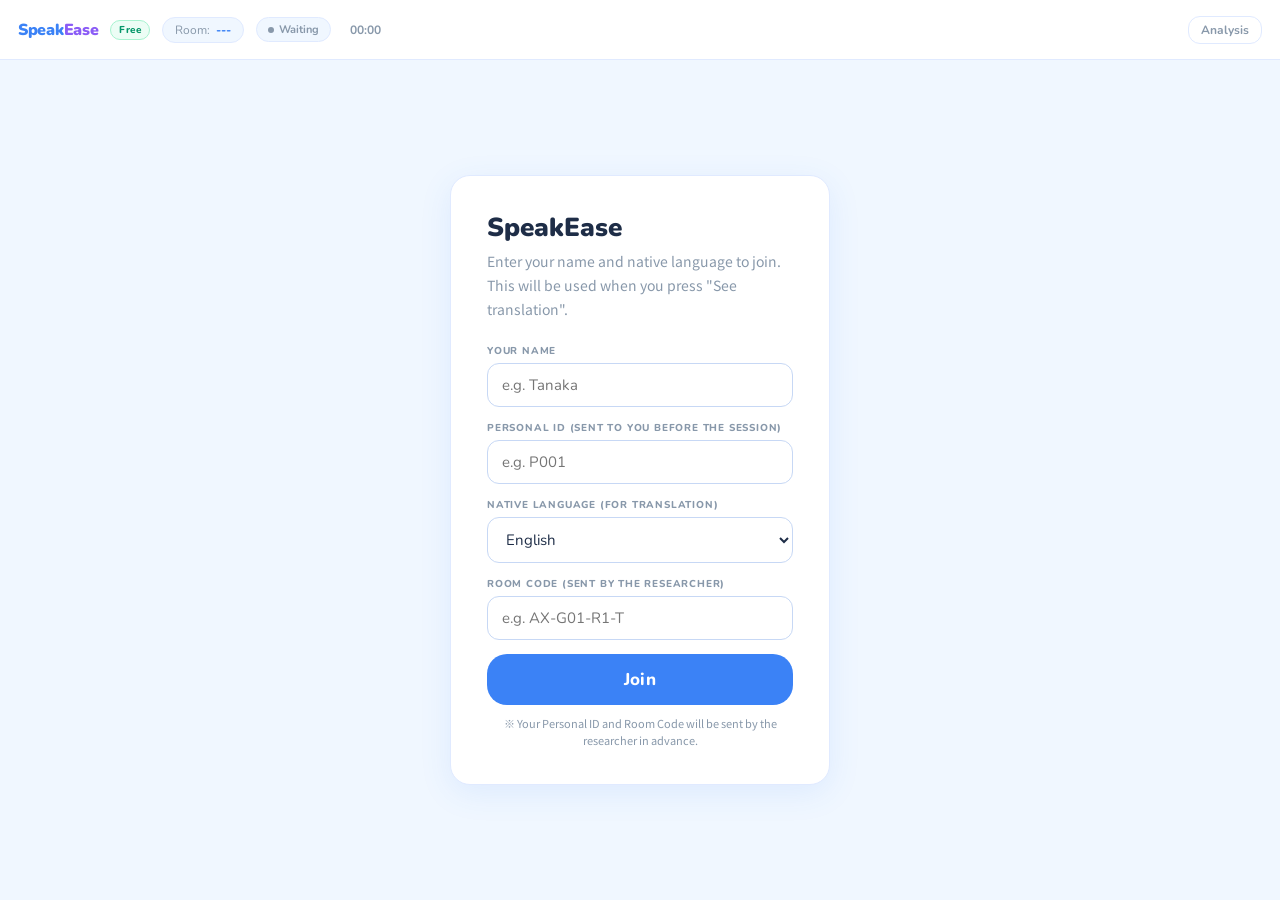
<file: index.html>
<!DOCTYPE html>
<html lang="en">
<head>
<meta charset="UTF-8">
<meta name="viewport" content="width=device-width, initial-scale=1.0">
<title>SpeakEase</title>
<link href="https://fonts.googleapis.com/css2?family=Nunito:wght@400;500;600;700;800;900&family=Noto+Sans+JP:wght@400;500;700&display=swap" rel="stylesheet">
<link rel="stylesheet" href="style.css">
</head>
<body>
<div class="app" id="app">

  <!-- トップバー -->
  <div class="topbar">
    <div class="logo">Speak<span>Ease</span></div>
    <div style="font-size:10px;font-weight:800;padding:2px 8px;border-radius:99px;background:#ecfdf5;border:1px solid #a7f3d0;color:#059669;letter-spacing:.05em">Free</div>
    <div class="room-pill">Room: <b id="roomDisp">---</b></div>
    <div class="rec-pill off" id="recPill">
      <div class="rec-dot"></div><span id="recTxt">Waiting</span>
    </div>
    <div class="timer-disp" id="timerDisp">00:00</div>
    <div class="tsep"></div>
    <button class="dash-btn" id="dashBtn" onclick="toggleDash()">Analysis</button>
  </div>

  <!-- 参加画面（英語固定・言語選択前） -->
  <div class="join-wrap" id="joinWrap">
    <div class="join-card">
      <div class="join-title">SpeakEase</div>
      <div class="join-sub">Enter your name and native language to join.<br>This will be used when you press "See translation".</div>
      <div class="f">
        <label>Your Name</label>
        <input type="text" id="nameIn" placeholder="e.g. Tanaka">
      </div>
      <div class="f">
        <label>Personal ID (sent to you before the session)</label>
        <input type="text" id="personIdIn" placeholder="e.g. P001">
      </div>
      <div class="f">
        <label>Native Language (for translation)</label>
        <select id="langIn">
          <option value="en">English</option>
          <optgroup label="Asia">
            <option value="ja">日本語</option>
            <option value="ko">한국어</option>
            <option value="zh">中文（简体）</option>
　　　　　　　　<option value="zh-TW">中文（繁體）</option>
            <option value="ar">العربية</option>
            <option value="hi">हिन्दी</option>
            <option value="gu">ગુજરાતી</option>
　　　　　　　　<option value="ml">മലയാളം</option>
　　　　　　　　<option value="my">မြန်မာ</option>
            <option value="th">ภาษาไทย</option>
            <option value="vi">Tiếng Việt</option>
            <option value="id">Bahasa Indonesia</option>
            <option value="ms">Bahasa Melayu</option>
          </optgroup>
          <optgroup label="Europe">
            <option value="es">Español</option>
            <option value="pt">Português</option>
            <option value="fr">Français</option>
            <option value="de">Deutsch</option>
            <option value="it">Italiano</option>
            <option value="nl">Nederlands</option>
            <option value="ru">Русский</option>
            <option value="uk">Українська</option>
            <option value="pl">Polski</option>
            <option value="tr">Türkçe</option>
            <option value="el">Ελληνικά</option>
            <option value="sv">Svenska</option>
          </optgroup>
        </select>
      </div>
      <div class="f">
        <label>Room Code (sent by the researcher)</label>
        <input type="text" id="roomIn" placeholder="e.g. AX-G01-R1-T">
      </div>
      <button class="join-btn" onclick="join()">Join</button>
      <div class="join-note">※ Your Personal ID and Room Code will be sent by the researcher in advance.</div>
    </div>
  </div>

  <!-- 会議画面（参加後） -->
  <div class="meeting" id="meetingWrap" style="display:none">

    <!-- ログパネル -->
    <div class="log-panel">
      <div class="log-header">
        <div class="log-header-title" id="logHeaderTitle">TalkBoard</div>
      </div>
      <div class="log-area" id="logArea">
        <div class="log-empty" id="logEmpty">
          <div class="log-empty-icon">
            <svg viewBox="0 0 24 24" fill="none" stroke="currentColor" stroke-width="1.5" stroke-linecap="round" stroke-linejoin="round">
              <path d="M21 15a2 2 0 0 1-2 2H7l-4 4V5a2 2 0 0 1 2-2h14a2 2 0 0 1 2 2z"/>
            </svg>
          </div>
          <div class="log-empty-text" id="logEmptyText">Start speaking and it will appear here</div>
        </div>
      </div>

      <!-- GotIt!（理解度共有ボタン、誰でも押せる・双方向） -->
      <div class="understanding-row">
        <span class="understanding-lbl">GotIt?</span>
        <button class="understanding-btn" id="ubtn-happy" onclick="setUnderstanding('happy')" title="よくわかった">😊</button>
        <button class="understanding-btn" id="ubtn-neutral" onclick="setUnderstanding('neutral')" title="だいたいわかった">😐</button>
        <button class="understanding-btn" id="ubtn-confused" onclick="setUnderstanding('confused')" title="よくわからなかった">😕</button>
      </div>
      <div class="understanding-hint" id="understandingHint">Tap to share how well you're following along</div>

      <div class="controls">
        <button class="mic-btn idle" id="micBtn" onclick="toggleMic()">
          <svg viewBox="0 0 24 24" fill="none" stroke="currentColor" stroke-width="2" stroke-linecap="round" stroke-linejoin="round">
            <rect x="9" y="2" width="6" height="12" rx="3"/>
            <path d="M5 10a7 7 0 0 0 14 0"/>
            <line x1="12" y1="17" x2="12" y2="22"/>
            <line x1="8" y1="22" x2="16" y2="22"/>
          </svg>
          <div class="wf h" id="wf">
            <div class="wfb"></div><div class="wfb"></div><div class="wfb"></div>
            <div class="wfb"></div><div class="wfb"></div>
          </div>
          <span id="micLbl">ON</span>
        </button>
        <div class="ctrl-hint" id="ctrlHint">Listening... speak now</div>
        <button class="end-btn" id="endBtn" onclick="endSession()">End</button>
      </div>
    </div>

    <!-- サイドバー -->
    <div class="sidebar">
      <div class="side-sec">
        <div class="side-lbl" id="participantsLabel">Participants</div>
        <div id="pList"></div>
      </div>
      <!-- 入室後は母国語を変更できない仕様のため、選択UIは非表示（langSw自体はapp.js側の処理で使うのでDOMには残す） -->
      <div class="side-sec" style="display:none">
        <div class="side-lbl" id="langLabel">Translation language</div>
        <div class="lang-row">
          <select id="langSw" onchange="myLang=this.value">
            <option value="en">English</option>
            <optgroup label="Asia">
              <option value="ja">日本語</option>
              <option value="ko">한국어</option>
              <option value="zh">中文（简体）</option>
　　　　　　　　　<option value="zh-TW">中文（繁體）</option>
              <option value="ar">العربية</option>
              <option value="hi">हिन्दी</option>
              <option value="gu">ગુજરાતી</option>
　　　　　　　　　<option value="ml">മലയാളം</option>
　　　　　　　　　<option value="my">မြန်မာ</option>
              <option value="th">ภาษาไทย</option>
              <option value="vi">Tiếng Việt</option>
              <option value="id">Bahasa Indonesia</option>
              <option value="ms">Bahasa Melayu</option>
            </optgroup>
            <optgroup label="Europe">
              <option value="es">Español</option>
              <option value="pt">Português</option>
              <option value="fr">Français</option>
              <option value="de">Deutsch</option>
              <option value="it">Italiano</option>
              <option value="nl">Nederlands</option>
              <option value="ru">Русский</option>
              <option value="uk">Українська</option>
              <option value="pl">Polski</option>
              <option value="tr">Türkçe</option>
              <option value="el">Ελληνικά</option>
              <option value="sv">Svenska</option>
            </optgroup>
          </select>
        </div>
      </div>
      <div class="side-timer" id="sideTimer" style="display:none">00:00</div>

      <!-- ツール切り替えタブ（WordBridge / HelpBox） -->
      <div class="tool-tabs">
        <button class="tool-tab active" id="toolTabWordbridge" onclick="switchTool('wordbridge')">🌉 WordBridge</button>
        <button class="tool-tab" id="toolTabHelpbox" onclick="switchTool('helpbox')">🆘 HelpBox</button>
      </div>

      <!-- WordBridgeパネル -->
      <div class="tool-panel" id="wordbridgePanel">

          <!-- 話題レベルボタン（誰でも押せる／成長アイコン） -->
          <div class="wb-level-lbl" id="wbPickLevelLbl">Pick a topic level</div>
          <div class="wb-level-row">
            <button class="wb-level-btn beginner" onclick="selectTopicLevel('beginner')" id="lvlBtnBeginner">
              <span class="lvl-icon">🌱</span><span class="lvl-txt" id="lvlTxtBeginner">初級</span>
            </button>
            <button class="wb-level-btn intermediate" onclick="selectTopicLevel('intermediate')" id="lvlBtnIntermediate">
              <span class="lvl-icon">🌿</span><span class="lvl-txt" id="lvlTxtIntermediate">中級</span>
            </button>
            <button class="wb-level-btn advanced" onclick="selectTopicLevel('advanced')" id="lvlBtnAdvanced">
              <span class="lvl-icon">🌳</span><span class="lvl-txt" id="lvlTxtAdvanced">上級</span>
            </button>
          </div>

          <!-- ルーレット開始ボタン（自動で止まって確定するのでStopは廃止） -->
          <div class="wb-spin-row">
            <button class="wb-spin-btn start" id="wbStartBtn" onclick="startSpin()" disabled>▶ Start</button>
          </div>

          <!-- 選ばれた話題カード -->
          <div id="topicCard" class="wb-topic-card">
            👆 Pick a level to get a topic!
          </div>

          <!-- 単語レベルトグル（話題レベルとは独立） -->
          <div class="wb-word-lvl-row">
            <label for="wordLvlSel" id="wordLvlLbl">Word level</label>
            <select id="wordLvlSel" onchange="setWordLevel(Number(this.value))">
              <option value="1" id="wordLvlOpt1">初級 (Easy)</option>
              <option value="2" id="wordLvlOpt2" selected>中級 (Medium)</option>
              <option value="3" id="wordLvlOpt3">上級 (Hard)</option>
            </select>
          </div>

          <!-- 単語検索（母国語 → 英単語。英語話者には非表示） -->
          <div class="wb-search-row" id="wbSearchRow">
            <input type="text" id="wbSearchIn" autocomplete="off"
              placeholder="Type a word in your language"
              onkeydown="if(event.key==='Enter' && !event.isComposing && event.keyCode!==229){runWordSearch();}">
            <button type="button" id="wbSearchBtn" onclick="runWordSearch()" aria-label="Search">🔍</button>
          </div>
          <div class="wb-search-results" id="wbSearchResults" style="display:none"></div>

          <!-- 単語候補（タップで使用済みチェック） -->
          <div class="wb-lbl" id="wbLbl">Tap a word once you've used it</div>
          <div class="words-grid" id="wordsGrid">
            <div class="wb-empty" id="wbEmpty">Pick a topic level to see words</div>
          </div>
      </div>

      <!-- HelpBoxパネル -->
      <div class="tool-panel" id="helpboxPanel" style="display:none">

          <!-- HelpBox内タブ（固定フレーズ／会話サポート） -->
          <div class="help-subtabs">
            <button class="help-subtab active" id="helpSubTabFixed" onclick="switchHelpSubTab('fixed')">💬 <span id="helpSubTabFixedTxt">基本フレーズ</span></button>
            <button class="help-subtab" id="helpSubTabDynamic" onclick="switchHelpSubTab('dynamic')">🔄 <span id="helpSubTabDynamicTxt">会話サポート</span></button>
          </div>

          <div class="help-sub-panel" id="helpFixedPanel">
            <div class="wb-word-lvl-row">
              <label for="helpLvlSel" id="helpLvlLbl">Phrase level</label>
              <select id="helpLvlSel" onchange="renderHelpFixedTab(Number(this.value))">
                <option value="1" id="helpLvlOpt1">初級 (Easy)</option>
                <option value="2" id="helpLvlOpt2" selected>中級 (Medium)</option>
                <option value="3" id="helpLvlOpt3">上級 (Hard)</option>
              </select>
            </div>
            <div class="help-phrase-list" id="helpFixedList"></div>
          </div>

          <div class="help-sub-panel" id="helpDynamicPanel" style="display:none">
            <div class="help-dynamic-hint" id="helpDynamicHint">会話の進み具合に合わせてフレーズが変わります</div>
            <div class="help-phrase-list" id="helpDynamicList"></div>
          </div>
      </div>
    </div>
  </div>

  <!-- ダッシュボードオーバーレイ -->
  <div class="dash-overlay" id="dashOverlay">
    <div class="dash-head">
      <div class="dash-title" id="dashTitle">Session Report</div>
      <button class="dash-close" id="dashClose" onclick="toggleDash()">Close</button>
    </div>
    <div id="dashContent"></div>
  </div>
<!-- log_only 録音画面 -->
<div class="lo-screen" id="loScreen">
  <div class="lo-card">
    <div class="lo-top">
      <div class="logo">Speak<span>Ease</span></div>
      <div class="room-pill"><span id="loRoomLbl">Room</span> <b id="loRoom">---</b></div>
    </div>
    <div class="lo-center">
      <div class="lo-dot"><span class="lo-ring"></span><span class="lo-core"></span></div>
      <div class="lo-title" id="loTitle">Recording in progress</div>
      <p class="lo-sub" id="loSub">You can minimize this tab and talk on Zoom as usual. Your conversation is being recorded for the study.</p>
      <div class="lo-timer" id="loTimer">00:00</div>
      <div class="lo-name"><span id="loSignedLbl">Signed in as</span> <span id="loName">---</span></div>
    </div>
    <button class="lo-finish" id="loFinish" onclick="endSession()">Finish session</button>
    <p class="lo-hint" id="loHint">When your session ends, come back to this tab and tap Finish to answer a short questionnaire.</p>
  </div>
</div>
  
</div>

<script src="config.js"></script>
<script src="lang_extra.js"></script>
<script src="lang_ar.js"></script>
<script src="state.js"></script>
<script src="db.js"></script>
<script src="speech.js"></script>
<script src="wordbridge.js"></script>
<script src="helpbox.js"></script>
<script src="understanding.js"></script>
<script src="ui.js"></script>
<script src="dashboard.js"></script>
<script src="app.js"></script>

<!-- マイクテスト -->
<div id="micTest" style="display:none;position:fixed;inset:0;z-index:9998;
  background:#f0f7ff;align-items:center;justify-content:center;font-family:'Nunito',sans-serif">
  <div style="background:#fff;border-radius:24px;padding:40px 32px;max-width:420px;width:90%;
    text-align:center;box-shadow:0 8px 32px rgba(59,130,246,.1)">
    <div style="font-size:24px;font-weight:900;margin-bottom:8px">
      <span style="color:#3b82f6">Speak</span><span style="color:#8b5cf6">Ease</span>
    </div>
    <div id="mtIcon" style="font-size:56px;margin:20px 0">🎤</div>
    <div id="mtTitle" style="font-size:18px;font-weight:800;color:#1e293b;margin-bottom:10px">
      Mic check
    </div>
        <div id="mtMsg" style="font-size:14px;color:#64748b;line-height:1.7;margin-bottom:20px">
      Please say something in English<br>
      （英語で何か一言話してください）
    </div>
    <div style="height:10px;background:#e2e8f0;border-radius:6px;overflow:hidden;margin:0 auto 6px;max-width:260px">
      <div id="mtMeterBar" style="height:100%;width:0%;background:#3b82f6;transition:width .08s linear"></div>
    </div>
    <div id="mtMeterHint" style="font-size:12px;color:#94a3b8;margin-bottom:14px">The bar moves when your mic hears you.</div>
    <div id="mtHeard" style="font-size:14px;color:#3b82f6;font-weight:700;min-height:22px"></div>
    <button id="mtSkip" onclick="micTestPass(true)" style="display:none;margin-top:20px;
      padding:12px 24px;border:none;border-radius:14px;background:#3b82f6;color:#fff;
      font-size:15px;font-weight:800;cursor:pointer;font-family:'Nunito',sans-serif">
      Continue anyway / このまま続ける
    </button>
  </div>
</div>

</body>
</html>
</file>
<file: style.css>
:root {
  --bg:#f0f7ff; --white:#fff; --ink:#1e2d47; --ink2:#4a5568; --ink3:#8898aa;
  --blue:#3b82f6; --blue-l:#dbeafe; --blue-d:#1d4ed8; --blue-t:#bfdbfe;
  --green:#22c55e; --green-l:#dcfce7; --green-t:#86efac;
  --amber:#f59e0b; --amber-l:#fef3c7; --amber-t:#fde68a;
  --rose:#f43f5e; --rose-l:#ffe4e6;
  --purple:#8b5cf6; --purple-l:#ede9fe;
  --border:#e0eaff; --border2:#c7d8f5;
  --r:20px; --rs:12px; --t:.16s ease;
}
*,*::before,*::after{box-sizing:border-box;margin:0;padding:0}
html,body{height:100%;background:var(--bg);color:var(--ink);
  font-family:'Nunito','Noto Sans JP',sans-serif;font-size:15px;overflow:hidden}
.app{height:100vh;display:grid;grid-template-rows:60px 1fr auto}

/* ── トップバー ── */
.topbar{display:flex;align-items:center;gap:12px;padding:0 18px;
  background:var(--white);border-bottom:1px solid var(--border);z-index:20;flex-shrink:0}
.logo{font-size:16px;font-weight:900;color:var(--blue);letter-spacing:-.3px}
.logo span{color:var(--purple)}
.tsep{flex:1}
.room-pill{display:flex;align-items:center;gap:6px;padding:4px 12px;
  border-radius:99px;background:var(--bg);border:1px solid var(--border);
  font-size:12px;color:var(--ink3)}
.room-pill b{color:var(--blue);font-weight:800}
.rec-pill{display:flex;align-items:center;gap:5px;padding:4px 11px;
  border-radius:99px;font-size:11px;font-weight:700;transition:all .3s}
.rec-pill.on{background:var(--rose-l);border:1px solid rgba(225,29,72,.2);color:var(--rose)}
.rec-pill.off{background:var(--bg);border:1px solid var(--border);color:var(--ink3)}
.rec-dot{width:6px;height:6px;border-radius:50%;background:currentColor}
.rec-pill.on .rec-dot{animation:rdot 1.2s ease-in-out infinite}
@keyframes rdot{0%,100%{opacity:1}50%{opacity:.2}}
.timer-disp{font-size:12px;font-weight:700;color:var(--ink3);
  font-variant-numeric:tabular-nums;min-width:38px;text-align:right}
.dash-btn{padding:5px 12px;border-radius:var(--rs);border:1px solid var(--border);
  background:transparent;color:var(--ink3);font-size:12px;font-weight:700;
  cursor:pointer;transition:all var(--t);font-family:'Nunito',sans-serif}
.dash-btn:hover{background:var(--bg);color:var(--ink2)}

/* ── 参加画面 ── */
.join-wrap{display:flex;align-items:center;justify-content:center;
  height:100%;background:var(--bg)}
.join-card{background:var(--white);border:1px solid var(--border);
  border-radius:var(--r);padding:34px 36px;width:380px;
  box-shadow:0 8px 32px rgba(59,130,246,.1)}
.join-title{font-size:26px;font-weight:900;color:var(--ink);margin-bottom:5px}
.join-sub{font-size:14px;color:var(--ink3);margin-bottom:22px;
  font-family:'Noto Sans JP',sans-serif;line-height:1.7}
.f{margin-bottom:14px}
.f label{display:block;font-size:10px;font-weight:800;letter-spacing:.08em;
  text-transform:uppercase;color:var(--ink3);margin-bottom:5px}
.f input,.f select{width:100%;padding:11px 14px;border:1.5px solid var(--border2);
  border-radius:var(--rs);font-size:15px;font-family:'Nunito',sans-serif;
  color:var(--ink);background:var(--white);outline:none;transition:border-color var(--t)}
.f input:focus,.f select:focus{border-color:var(--blue)}
.join-btn{width:100%;padding:14px;border-radius:var(--r);border:none;
  background:var(--blue);color:#fff;font-size:17px;font-weight:800;
  cursor:pointer;transition:all var(--t);font-family:'Nunito',sans-serif;
  letter-spacing:.02em}
.join-btn:hover{background:var(--blue-d)}
.join-note{font-size:11px;color:var(--ink3);text-align:center;margin-top:10px;
  font-family:'Noto Sans JP',sans-serif;line-height:1.6}

/* ── メイン（参加後） ── */
.meeting{display:grid;grid-template-columns:1fr 320px;overflow:hidden;height:100%}

/* ── ログパネル ── */
.log-panel{display:flex;flex-direction:column;overflow:hidden;background:var(--white);
  border-right:1px solid var(--border)}
.log-header{display:flex;align-items:center;gap:8px;padding:10px 14px;
  border-bottom:1px solid var(--border);flex-shrink:0}
.log-header-title{font-size:13px;font-weight:700;color:var(--ink);flex:1}
.count-badge{font-size:11px;font-weight:700;padding:3px 10px;border-radius:99px}
.count-badge.me{background:var(--blue-l);color:var(--blue-d)}
.count-badge.other{background:var(--green-l);color:var(--green)}
.log-area{flex:1;overflow-y:auto;padding:14px;display:flex;flex-direction:column;gap:10px}
.log-empty{flex:1;display:flex;flex-direction:column;align-items:center;
  justify-content:center;gap:10px;color:var(--ink3);text-align:center;padding:30px}
.log-empty-icon{width:52px;height:52px;border-radius:50%;background:var(--bg);
  border:1px solid var(--border);display:flex;align-items:center;justify-content:center}
.log-empty-icon svg{width:22px;height:22px}
.log-empty-text{font-size:13px;font-family:'Noto Sans JP',sans-serif;line-height:1.7}

/* 吹き出し */
.entry{display:flex;flex-direction:column;gap:3px;animation:eIn .2s ease-out}
@keyframes eIn{from{opacity:0;transform:translateY(5px)}to{opacity:1;transform:translateY(0)}}
.entry.me{align-items:flex-end}
.entry.other{align-items:flex-start}
.e-meta{display:flex;align-items:center;gap:5px;padding:0 3px}
.e-name{font-size:11px;font-weight:700}
.entry.me .e-name{color:var(--blue-d)}
.entry.other .e-name{color:var(--green)}
.e-time{font-size:10px;color:var(--ink3)}
.bubble{padding:10px 14px;border-radius:var(--r);max-width:80%;position:relative}
.entry.me .bubble{background:var(--blue-l);border-radius:var(--r) var(--r) 3px var(--r)}
.entry.other .bubble{background:var(--bg);border:1px solid var(--border);
  border-radius:var(--r) var(--r) var(--r) 3px}
.b-en{font-size:17px;font-weight:700;line-height:1.55;color:var(--ink)}
.entry.me .b-en{color:#1e3a8a}
.b-trans{font-size:12px;color:var(--ink2);font-family:'Noto Sans JP',sans-serif;
  line-height:1.65;margin-top:6px;padding-top:6px;border-top:1px dashed var(--border2);
  display:none}
.b-trans.show{display:block}
.b-trans.loading{color:var(--ink3);font-style:italic}
.b-actions{display:flex;gap:6px;margin-top:6px;align-items:center;flex-wrap:wrap}
.trans-btn{display:inline-flex;align-items:center;gap:3px;padding:3px 9px;
  border-radius:6px;border:1px solid var(--border2);background:transparent;
  font-size:11px;font-weight:600;color:var(--ink3);cursor:pointer;
  transition:all var(--t);font-family:'Nunito',sans-serif}
.trans-btn:hover{border-color:var(--blue);color:var(--blue);background:var(--blue-l)}

/* ── コントロール ── */
.controls{padding:12px 14px;border-top:1px solid var(--border);flex-shrink:0;
  background:var(--white);display:flex;align-items:center;gap:10px}
.mic-btn{display:flex;align-items:center;gap:9px;padding:13px 26px;
  border-radius:var(--r);border:none;cursor:pointer;
  font-size:16px;font-weight:800;font-family:'Nunito',sans-serif;transition:all var(--t)}
.mic-btn.idle{background:var(--blue-l);color:var(--blue-d);border:2px solid var(--blue-t)}
.mic-btn.idle:hover{background:var(--blue);color:#fff}
.mic-btn.rec{background:var(--rose);color:#fff;
  animation:mp 1.2s ease-in-out infinite}
@keyframes mp{0%,100%{box-shadow:0 0 0 0 rgba(244,63,94,.3)}
  50%{box-shadow:0 0 0 10px rgba(244,63,94,0)}}
.mic-btn svg{width:20px;height:20px}
.wf{display:flex;align-items:center;gap:2px;height:14px}
.wf.h{display:none}
.wfb{width:2px;border-radius:1px;background:#fff;animation:wfv .75s ease-in-out infinite}
.wfb:nth-child(1){height:3px}.wfb:nth-child(2){height:8px;animation-delay:.1s}
.wfb:nth-child(3){height:12px;animation-delay:.2s}.wfb:nth-child(4){height:8px;animation-delay:.1s}
.wfb:nth-child(5){height:3px}
@keyframes wfv{0%,100%{transform:scaleY(.3)}50%{transform:scaleY(1)}}
.ctrl-hint{font-size:11px;color:var(--ink3);font-family:'Noto Sans JP',sans-serif;flex:1}
.end-btn{padding:7px 14px;border-radius:var(--rs);border:1px solid var(--border2);
  background:transparent;color:var(--ink3);font-size:12px;font-weight:700;
  cursor:pointer;transition:all var(--t);font-family:'Nunito',sans-serif}
.end-btn:hover{background:var(--rose-l);border-color:rgba(225,29,72,.3);color:var(--rose)}

/* ── サイドバー ── */
.sidebar{background:var(--white);display:flex;flex-direction:column;overflow:hidden}
.side-sec{padding:12px 13px;border-bottom:1px solid var(--border)}
.side-lbl{font-size:10px;font-weight:800;letter-spacing:.08em;text-transform:uppercase;
  color:var(--ink3);margin-bottom:8px}
.p-row{display:flex;align-items:center;gap:7px;margin-bottom:5px}
.av{width:26px;height:26px;border-radius:50%;display:flex;align-items:center;
  justify-content:center;font-size:11px;font-weight:800;flex-shrink:0}
.av.me{background:var(--blue-t);color:var(--blue-d)}
.av.other{background:var(--green-t);color:var(--green)}
.p-name{font-size:12px;font-weight:600;color:var(--ink);flex:1}
.p-understanding{font-size:14px;line-height:1;min-width:16px;text-align:center}
.p-cnt{font-size:12px;font-weight:700;color:var(--ink3)}

/* ── 理解度共有ボタン（😊😐😕） ── */
.understanding-row{display:flex;align-items:center;gap:10px;padding:10px 16px;
  border-top:1px solid var(--border);background:var(--white);flex-shrink:0}
.understanding-lbl{font-size:16px;font-weight:700;color:var(--ink2);font-family:'Noto Sans JP',sans-serif;
  flex:1}
.understanding-btn{width:44px;height:44px;border-radius:50%;border:2px solid var(--border2);
  background:var(--white);font-size:22px;cursor:pointer;display:flex;align-items:center;
  justify-content:center;transition:all var(--t);line-height:1}
.understanding-btn:hover{border-color:var(--purple);background:var(--purple-l);transform:scale(1.08)}
.understanding-btn.active{border-color:var(--purple);background:var(--purple);
  transform:scale(1.1);box-shadow:0 2px 8px rgba(139,92,246,.35)}
.understanding-hint{font-size:13px;color:var(--ink3);text-align:center;
  padding:0 16px 8px;line-height:1.4;font-family:'Noto Sans JP',sans-serif}
.lang-row{display:flex;align-items:center;gap:6px}
.lang-row label{font-size:11px;color:var(--ink2);flex:1;
  font-family:'Noto Sans JP',sans-serif}
.lang-row select{padding:4px 7px;border:1px solid var(--border2);border-radius:var(--rs);
  font-size:11px;font-family:'Nunito',sans-serif;color:var(--ink);
  background:var(--white);outline:none}
.side-timer{display:none} /* トップバーのtimer-dispに一本化したため非表示 */

/* ── ツール切り替えタブ（WordBridge / HelpBox） ── */
.tool-tabs{display:flex;border-top:1px solid var(--border);flex-shrink:0}
.tool-tab{flex:1;padding:11px 6px;border:none;background:var(--white);
  color:var(--ink3);font-size:12px;font-weight:800;cursor:pointer;
  font-family:'Nunito',sans-serif;border-bottom:2px solid transparent;
  transition:all var(--t)}
.tool-tab:hover:not(.active){background:var(--bg)}
.tool-tab.active{color:var(--purple);border-bottom-color:var(--purple);background:var(--purple-l)}

/* ── WordBridge / HelpBox 共通パネル（常時表示・タブで切り替え） ── */
.tool-panel{flex:1;min-height:0;overflow-y:auto;padding:14px 12px 12px;
  display:flex;flex-direction:column;gap:10px;
  background:linear-gradient(180deg,#faf7ff 0%,var(--white) 140px)}

.wb-lbl{font-size:10px;font-weight:800;letter-spacing:.08em;text-transform:uppercase;
  color:var(--ink3)}
.wb-empty{font-size:12px;color:var(--ink3);font-family:'Noto Sans JP',sans-serif;
  padding:10px 2px;text-align:center}

/* 単語リスト（1列・タップでチェック） */
.words-grid{display:flex;flex-direction:column;gap:7px}
.word-chip{padding:12px 14px;border-radius:16px;border:2px solid var(--border2);
  background:var(--white);display:flex;align-items:center;gap:10px;
  cursor:pointer;user-select:none;
  transition:border-color var(--t),background var(--t),transform var(--t)}
.word-chip:hover{border-color:var(--purple);background:var(--purple-l);transform:translateX(2px)}
.word-chip:active{transform:scale(.98)}
.word-chip .chip-text{display:flex;flex-direction:column;gap:2px;flex:1;min-width:0}
.word-chip .en{font-size:16px;font-weight:800;color:var(--ink);line-height:1.25}
.word-chip .native{font-size:13px;font-weight:500;color:var(--ink3);
  font-family:'Noto Sans JP',sans-serif;line-height:1.25}
.word-chip .chip-check{width:22px;height:22px;border-radius:50%;border:2px solid var(--border2);
  flex-shrink:0;display:flex;align-items:center;justify-content:center;
  font-size:12px;color:transparent;transition:all var(--t)}
.word-chip.used{border-color:var(--green-t);background:var(--green-l)}
.word-chip.used .en{color:#15803d;text-decoration:line-through;text-decoration-color:#86efac}
.word-chip.used .chip-check{background:var(--green);border-color:var(--green);color:#fff}
.word-chip.animate-in{animation:chipIn .25s ease-out backwards}
@keyframes chipIn{from{opacity:0;transform:translateY(4px)}to{opacity:1;transform:translateY(0)}}

/* ── WordBridge: 話題レベルボタン（成長メタファー：🌱🌿🌳） ── */
.wb-level-lbl{font-size:10px;font-weight:800;letter-spacing:.08em;text-transform:uppercase;
  color:var(--ink3)}
.wb-level-row{display:flex;gap:7px}
.wb-level-btn{flex:1;display:flex;flex-direction:column;align-items:center;gap:3px;
  padding:10px 4px;border-radius:16px;font-family:'Nunito',sans-serif;
  cursor:pointer;transition:all var(--t);border:1.5px solid transparent;
  background:var(--bg)}
.wb-level-btn .lvl-icon{font-size:20px;line-height:1;transition:transform var(--t)}
.wb-level-btn .lvl-txt{font-size:11px;font-weight:800}
.wb-level-btn:hover{transform:translateY(-1px)}
.wb-level-btn:hover .lvl-icon{transform:scale(1.15)}
.wb-level-btn.beginner{color:#15803d}
.wb-level-btn.beginner.active{background:var(--green);color:#fff;border-color:var(--green);
  box-shadow:0 4px 10px rgba(34,197,94,.3);transform:translateY(-2px)}
.wb-level-btn.intermediate{color:var(--blue-d)}
.wb-level-btn.intermediate.active{background:var(--blue);color:#fff;border-color:var(--blue);
  box-shadow:0 4px 10px rgba(59,130,246,.3);transform:translateY(-2px)}
.wb-level-btn.advanced{color:#be123c}
.wb-level-btn.advanced.active{background:var(--rose);color:#fff;border-color:var(--rose);
  box-shadow:0 4px 10px rgba(244,63,94,.3);transform:translateY(-2px)}
.wb-level-btn:disabled{opacity:.4;cursor:not-allowed;transform:none!important}
.wb-level-btn:disabled:hover{transform:none!important}
.wb-level-btn:disabled .lvl-icon{transform:none!important}

/* ── WordBridge: ルーレット開始ボタン（Stopは廃止、自動停止のみ） ── */
.wb-spin-row{display:flex;gap:8px}
.wb-spin-btn{flex:1;padding:10px 4px;border-radius:14px;border:none;
  font-family:'Nunito',sans-serif;font-size:13px;font-weight:800;cursor:pointer;
  transition:all var(--t);color:#fff}
.wb-spin-btn.start{background:var(--purple)}
.wb-spin-btn.start:hover:not(:disabled){background:#7c3aed;transform:translateY(-1px)}
.wb-spin-btn:disabled{opacity:.35;cursor:not-allowed}

/* ── WordBridge: 選ばれた話題カード（ルーレット中はスピン演出） ── */
.wb-topic-card{position:relative;padding:14px 16px;border-radius:16px;
  background:linear-gradient(135deg,var(--purple-l) 0%,#f3e8ff 100%);
  border:1.5px solid #c4b5fd;font-size:14px;font-weight:800;color:#5b21b6;
  line-height:1.4;text-align:center}
.wb-topic-card.pop{animation:topicPop .35s cubic-bezier(.34,1.56,.64,1)}
@keyframes topicPop{0%{transform:scale(.94)}60%{transform:scale(1.02)}100%{transform:scale(1)}}
.wb-topic-card.spinning{background:linear-gradient(135deg,#ede9fe 0%,#ddd6fe 100%);
  animation:spinPulse .1s linear infinite;border-color:var(--purple)}
@keyframes spinPulse{0%{transform:scale(1)}50%{transform:scale(1.02)}100%{transform:scale(1)}}

/* ── WordBridge: 単語レベルトグル（話題レベルとは独立） ── */
.wb-word-lvl-row{display:flex;align-items:center;gap:6px}
.wb-word-lvl-row label{font-size:11px;font-weight:800;color:var(--ink3);white-space:nowrap}
.wb-word-lvl-row select{flex:1;padding:6px 8px;border-radius:10px;border:1.5px solid var(--border2);
  font-size:12px;font-weight:700;font-family:'Nunito',sans-serif;background:var(--white);
  color:var(--ink);outline:none}
.wb-word-lvl-row select:focus{border-color:var(--blue)}

/* ── HelpBox（amberカラーでWordBridgeと視覚的に区別） ── */
.help-subtabs{display:flex;gap:6px;background:var(--amber-l);padding:4px;border-radius:12px}
.help-subtab{flex:1;padding:8px 4px;border-radius:9px;border:none;background:transparent;
  color:#92400e;font-size:11px;font-weight:800;cursor:pointer;font-family:'Nunito',sans-serif;
  transition:all var(--t)}
.help-subtab.active{background:var(--amber);color:#fff;box-shadow:0 2px 6px rgba(245,158,11,.35)}
.help-phrase-list{display:flex;flex-direction:column;gap:8px}
.help-phrase-item{padding:12px 14px;border-radius:14px;background:var(--amber-l);
  border:1.5px solid var(--amber-t)}
.help-phrase-item .en{font-size:14px;font-weight:800;color:#78350f;line-height:1.4}
.help-phrase-item .jp{font-size:12px;color:#92400e;margin-top:3px;
  font-family:'Noto Sans JP',sans-serif;line-height:1.4}
.help-dynamic-hint{font-size:11px;color:var(--ink3);font-family:'Noto Sans JP',sans-serif;
  padding:2px 2px 4px}

/* キーボードフォーカス */
.wb-level-btn:focus-visible,.word-chip:focus-visible,.wb-spin-btn:focus-visible,
.tool-tab:focus-visible,.help-subtab:focus-visible{
  outline:2px solid var(--blue);outline-offset:2px}

@media (prefers-reduced-motion:reduce){
  .wb-topic-card.pop,.wb-topic-card.spinning,.word-chip.animate-in,
  .wb-level-btn,.wb-level-btn .lvl-icon,.wb-spin-btn,.word-chip{
    animation:none!important;transition:none!important}
}


/* ── ダッシュボード ── */
.dash-overlay{position:absolute;inset:0;background:var(--bg);overflow-y:auto;
  z-index:30;padding:20px;display:none}
.dash-overlay.show{display:block}
.dash-head{display:flex;align-items:center;gap:12px;margin-bottom:16px}
.dash-title{font-size:20px;font-weight:900;color:var(--ink);flex:1}
.dash-close{padding:7px 14px;border-radius:var(--rs);border:1px solid var(--border2);
  background:var(--white);color:var(--ink3);font-size:12px;font-weight:700;
  cursor:pointer;font-family:'Nunito',sans-serif;transition:all var(--t)}
.dash-close:hover{background:var(--bg)}
.dl-btns{display:flex;gap:8px;margin-bottom:18px}
.dl-btn{display:flex;align-items:center;gap:5px;padding:7px 14px;
  border-radius:var(--rs);border:1px solid var(--border2);background:var(--white);
  color:var(--ink2);font-size:12px;font-weight:700;cursor:pointer;
  transition:all var(--t);font-family:'Nunito',sans-serif}
.dl-btn:hover{border-color:var(--blue);color:var(--blue);background:var(--blue-l)}
.stats{display:grid;grid-template-columns:repeat(4,1fr);gap:10px;margin-bottom:16px}
.stat{background:var(--white);border:1px solid var(--border);
  border-radius:var(--r);padding:14px 16px}
.stat-v{font-size:26px;font-weight:900;color:var(--ink)}
.stat-l{font-size:11px;color:var(--ink3);margin-top:3px;font-family:'Noto Sans JP',sans-serif}
.stat.blue .stat-v{color:var(--blue-d)}.stat.green .stat-v{color:var(--green)}
.dash-row{display:grid;grid-template-columns:1fr 1fr;gap:12px;margin-bottom:16px}
.d-card{background:var(--white);border:1px solid var(--border);border-radius:var(--r);padding:14px}
.d-card-t{font-size:10px;font-weight:800;letter-spacing:.07em;text-transform:uppercase;
  color:var(--ink3);margin-bottom:10px}
.bar-row{display:flex;align-items:center;gap:8px;margin-bottom:7px}
.bar-nm{font-size:12px;font-weight:700;width:65px;flex-shrink:0}
.bar-nm.blue{color:var(--blue-d)}.bar-nm.green{color:var(--green)}
.bar-track{flex:1;height:6px;background:var(--border);border-radius:3px;overflow:hidden}
.bar-fill{height:100%;border-radius:3px}
.bar-fill.blue{background:var(--blue)}.bar-fill.green{background:var(--green)}
.bar-v{font-size:11px;color:var(--ink3);width:28px;text-align:right}
.wchips{display:flex;flex-wrap:wrap;gap:4px}
.wc{padding:3px 9px;background:var(--bg);border:1px solid var(--border);
  border-radius:4px;font-size:12px;color:var(--ink2)}
.log-tbl{width:100%;background:var(--white);border:1px solid var(--border);
  border-radius:var(--r);overflow:hidden;border-collapse:collapse}
.log-tbl th{padding:8px 12px;font-size:10px;font-weight:800;letter-spacing:.06em;
  text-transform:uppercase;color:var(--ink3);background:var(--bg);
  border-bottom:1px solid var(--border);text-align:left}
.log-tbl td{padding:8px 12px;font-size:12px;color:var(--ink2);
  border-bottom:1px solid var(--border);vertical-align:top;line-height:1.5}
.log-tbl tr:last-child td{border-bottom:none}
.log-tbl tr:hover td{background:var(--bg)}
.s-me{color:var(--blue-d);font-weight:700}.s-other{color:var(--green);font-weight:700}

::-webkit-scrollbar{width:4px}
::-webkit-scrollbar-thumb{background:var(--border);border-radius:2px}
.sp{display:inline-block;width:12px;height:12px;border:2px solid var(--border2);
  border-top-color:var(--blue);border-radius:50%;animation:spin .7s linear infinite;
  vertical-align:middle;margin-right:4px}
@keyframes spin{to{transform:rotate(360deg)}}

/* ── スマホ対応 ── */
@media (max-width:640px){
  .topbar{padding:0 10px;gap:6px}
  .logo{font-size:15px}
  .room-pill,.rec-pill{font-size:11px;padding:3px 8px}
  .timer-disp{font-size:11px;min-width:30px}
  .dash-btn{padding:5px 9px;font-size:11px}
  .join-card{width:92vw;padding:24px 18px}
  .meeting{grid-template-columns:1fr;grid-template-rows:1fr auto}
  .sidebar{border-left:none;border-top:1px solid var(--border);
    flex-direction:row;overflow-x:auto;overflow-y:hidden;
    min-height:56px;max-height:56px;flex-shrink:0}
  .side-sec{padding:6px 10px;border-bottom:none;
    border-right:1px solid var(--border);flex-shrink:0;min-width:fit-content}
  .side-lbl{font-size:9px;margin-bottom:3px}
  .p-row{gap:4px}
  .av{width:20px;height:20px;font-size:9px}
  .p-name{font-size:10px}
  .p-cnt{font-size:10px}
  .lang-row label{font-size:10px}
  .lang-row select{font-size:10px;padding:2px 4px}
  .tool-tab{padding:7px 4px;font-size:11px}
  .log-header{padding:7px 10px}
  .log-header-title{font-size:11px}
  .log-area{padding:8px 10px;gap:7px}
  .bubble{max-width:90%;padding:7px 10px}
  .b-en{font-size:15px}
  .trans-btn{font-size:10px;padding:2px 7px}
  .controls{padding:8px 10px;gap:6px}
  .understanding-row{padding:6px 10px;gap:4px}
  .understanding-lbl{font-size:10px}
  .understanding-btn{width:28px;height:28px;font-size:14px}
  .p-understanding{font-size:12px}
  .mic-btn{padding:13px 20px;font-size:15px;border-radius:var(--r)}
  .ctrl-hint{font-size:10px}
  .end-btn{padding:7px 9px;font-size:11px}
  .tool-panel{padding:10px 10px 8px;gap:8px}
  .word-chip{padding:9px 10px}
  .word-chip .en{font-size:14px}
  .word-chip .native{font-size:11px}
  .wb-level-btn{padding:8px 3px}
  .wb-level-btn .lvl-icon{font-size:17px}
  .wb-level-btn .lvl-txt{font-size:10px}
  .wb-topic-card{padding:11px 13px;font-size:12px}
  .wb-spin-btn{padding:8px 4px;font-size:12px}
  .wb-word-lvl-row select{font-size:11px}
  .help-subtab{padding:7px 4px;font-size:11px}
  .stats{grid-template-columns:repeat(2,1fr)}
  .dash-row{grid-template-columns:1fr}
  .log-tbl th,.log-tbl td{padding:5px 7px;font-size:11px}
}

/* ── 認証タブ ── */
.auth-tab{
  flex:1;padding:8px;border:none;background:transparent;
  font-size:14px;font-weight:700;color:var(--ink3);cursor:pointer;
  font-family:'Nunito',sans-serif;border-bottom:2px solid transparent;
  margin-bottom:-2px;
}
.auth-tab.active{color:var(--blue);border-bottom-color:var(--blue);}

body.log-only .tool-tabs,
body.log-only .tool-panel,
body.log-only .log-area,
body.log-only #pList { display:none; }
body.log-only .log-panel::after{
  content:"Recording in progress. Please talk on Zoom as usual.";
  display:flex; align-items:center; justify-content:center;
  height:100%; padding:24px; text-align:center;
  font-size:14px; color:#64748b; font-family:'Noto Sans JP',sans-serif;
}


/* ── log_only 録音画面 ── */
.lo-screen{position:absolute;inset:0;z-index:25;background:var(--bg);
  display:none;align-items:center;justify-content:center;padding:2rem}
body.log-only .lo-screen{display:flex}
body.log-only #dashContent .stats{display:none}   /* 終了レポートはアンケートだけ表示 */
.lo-card{width:420px;max-width:92vw;background:var(--white);border:1px solid var(--border);
  border-radius:var(--r);padding:24px 24px 28px;box-shadow:0 8px 32px rgba(59,130,246,.1)}
.lo-top{display:flex;align-items:center;justify-content:space-between;margin-bottom:28px}
.lo-center{text-align:center;padding:8px 0 24px}
.lo-dot{position:relative;width:14px;height:14px;margin:0 auto 24px}
.lo-ring{position:absolute;inset:0;border-radius:50%;background:var(--rose);
  animation:loPulse 1.6s ease-out infinite}
.lo-core{position:absolute;inset:0;border-radius:50%;background:var(--rose)}
@keyframes loPulse{0%{transform:scale(1);opacity:.5}70%{transform:scale(2.6);opacity:0}100%{opacity:0}}
.lo-title{font-size:24px;font-weight:900;color:var(--ink);margin-bottom:10px}
.lo-sub{font-size:14px;color:var(--ink3);line-height:1.7;max-width:300px;margin:0 auto;
  font-family:'Noto Sans JP',sans-serif}
.lo-timer{font-size:34px;font-weight:900;color:var(--ink);margin-top:24px;
  font-variant-numeric:tabular-nums}
.lo-name{font-size:12px;font-weight:700;color:var(--ink3);margin-top:4px}
.lo-finish{width:100%;border:none;background:var(--blue);color:#fff;font-size:16px;
  font-weight:800;padding:14px;border-radius:var(--r);cursor:pointer;
  font-family:'Nunito',sans-serif;letter-spacing:.02em}
.lo-finish:hover{background:var(--blue-d)}
.lo-hint{font-size:11px;color:var(--ink3);text-align:center;margin-top:11px;
  line-height:1.6;font-family:'Noto Sans JP',sans-serif}

/* 発音ボタン */
.spk-btn{flex-shrink:0;width:32px;height:32px;border-radius:50%;border:1.5px solid var(--border2);
  background:var(--white);font-size:15px;line-height:1;cursor:pointer;
  display:flex;align-items:center;justify-content:center;transition:all var(--t)}
.spk-btn:hover{border-color:var(--purple);background:var(--purple-l)}
.spk-btn:active{transform:scale(.92)}
.spk-btn.abs{position:absolute;top:8px;right:8px}
.help-phrase-item{position:relative;padding-right:48px}

/* 単語検索 */
.wb-search-row{display:flex;gap:6px;margin-top:2px}
.wb-search-row input{flex:1;min-width:0;padding:9px 12px;border-radius:12px;
  border:1.5px solid var(--border2);font-size:14px;outline:none;background:var(--white)}
.wb-search-row input:focus{border-color:var(--purple)}
.wb-search-row button{width:40px;border-radius:12px;border:1.5px solid var(--border2);
  background:var(--white);font-size:16px;cursor:pointer}
.wb-search-row button:hover{border-color:var(--purple);background:var(--purple-l)}
.wb-search-results{position:relative;display:flex;flex-direction:column;gap:7px;
  padding:8px;border-radius:14px;background:var(--purple-l);margin-bottom:4px}
.wb-search-results .search-hit{cursor:default}
.wb-search-results .search-hit:hover{transform:none}
.wb-search-msg{font-size:12px;color:var(--ink3);padding:6px 4px;
  font-family:'Noto Sans JP',sans-serif}
.wb-search-close{align-self:flex-end;border:none;background:transparent;color:var(--ink3);
  font-size:14px;cursor:pointer;padding:2px 6px}
</file>
